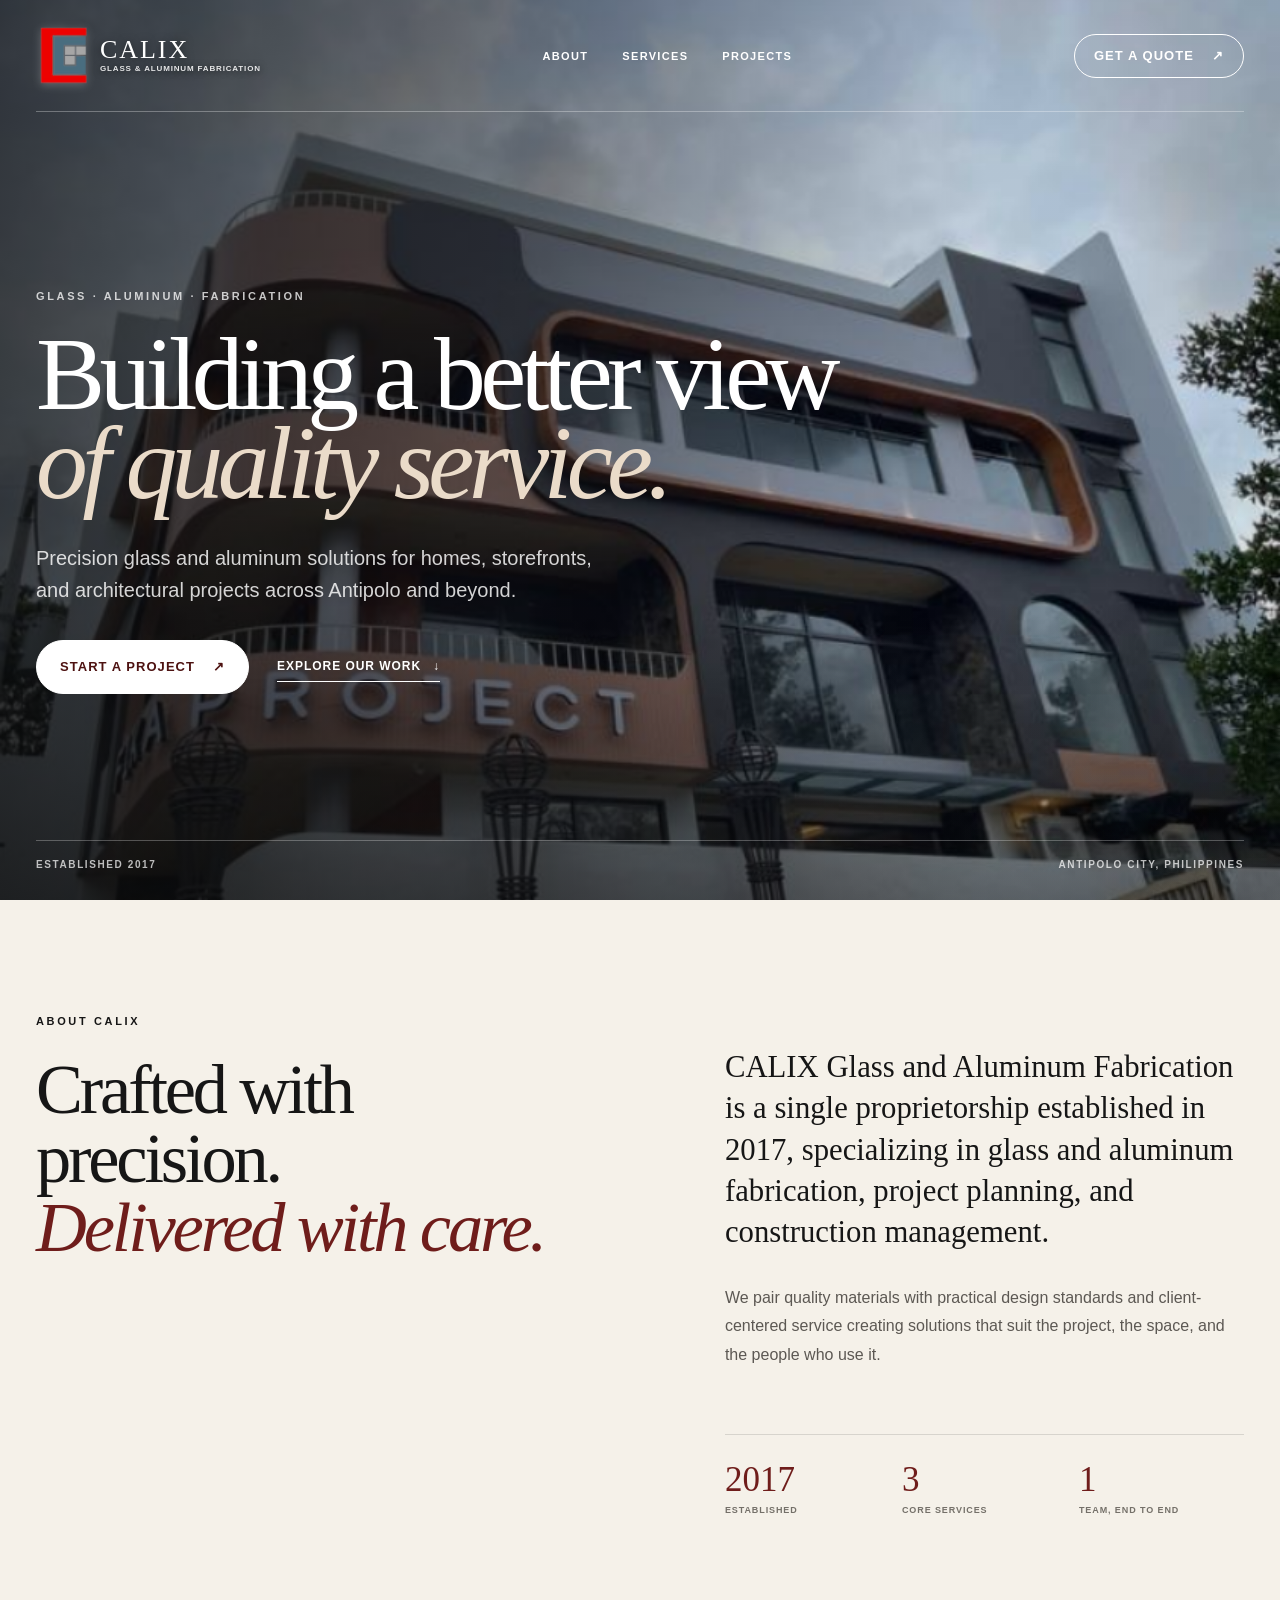
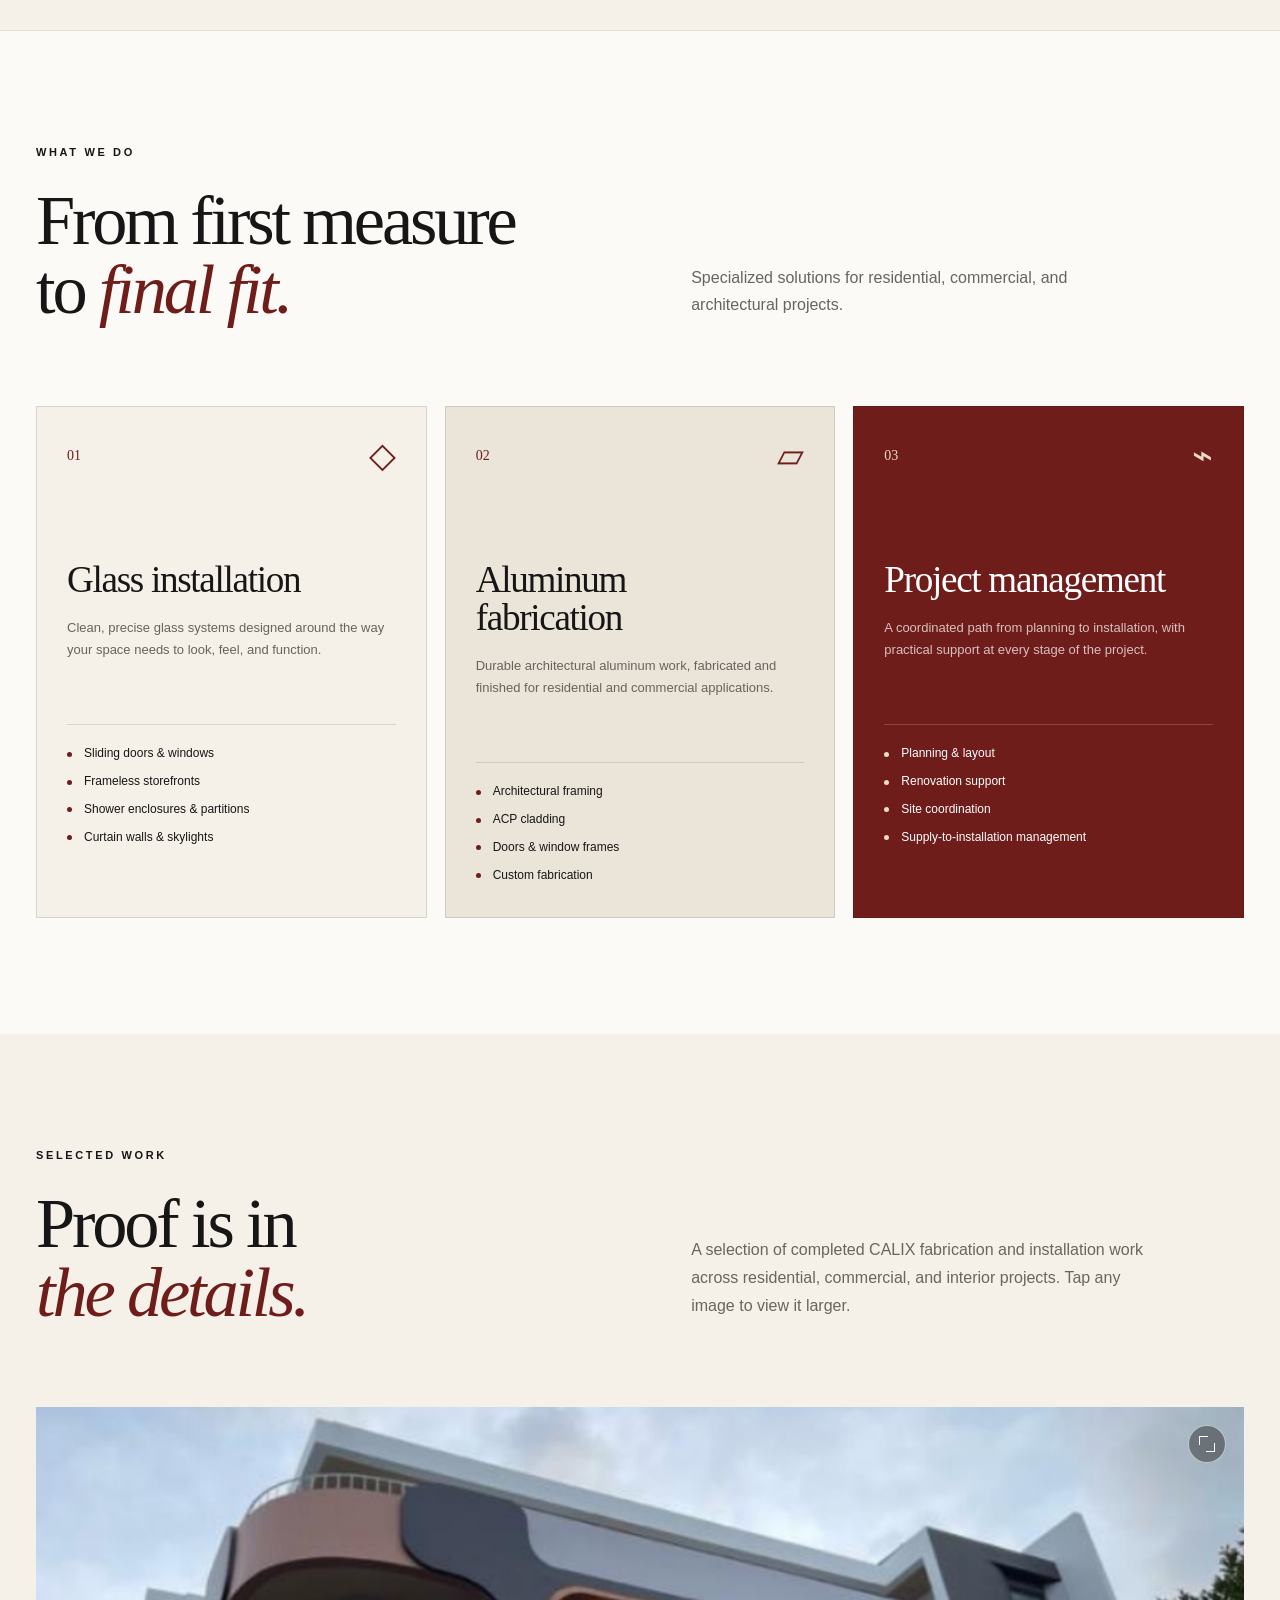
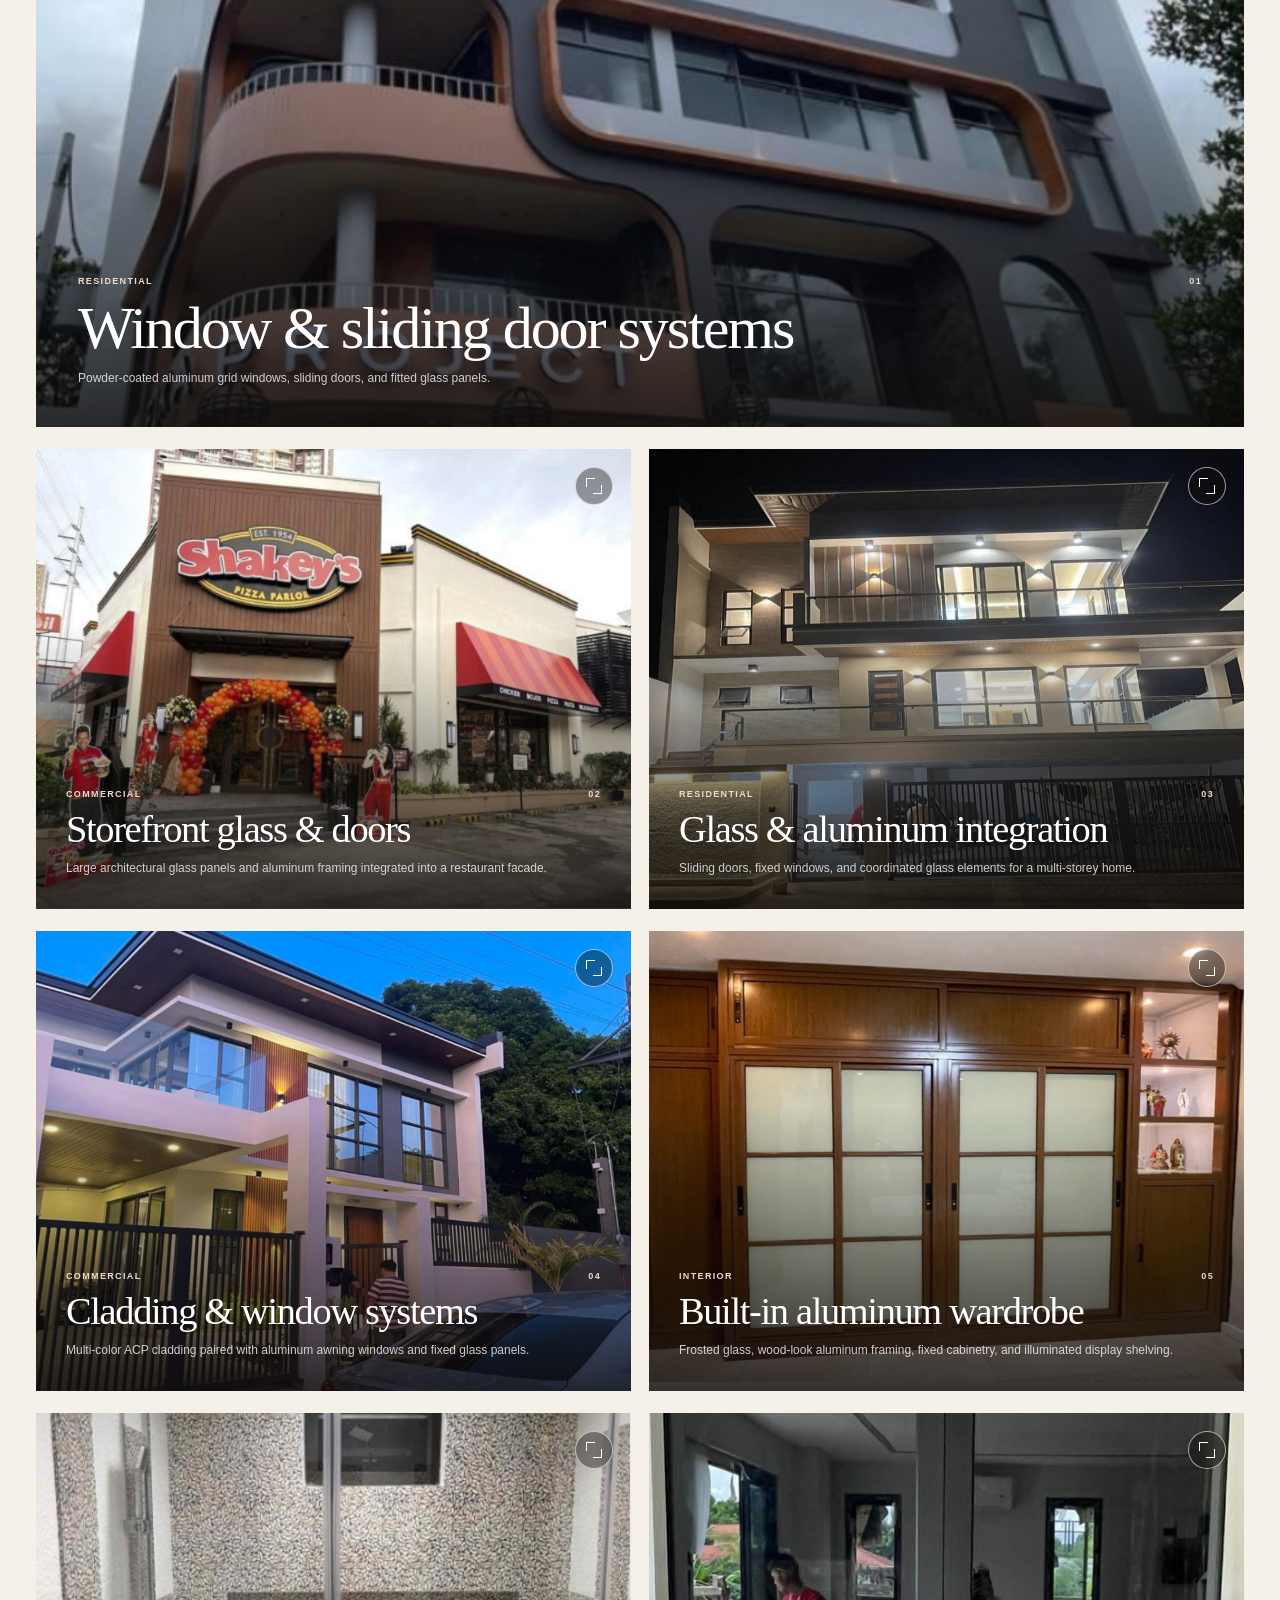
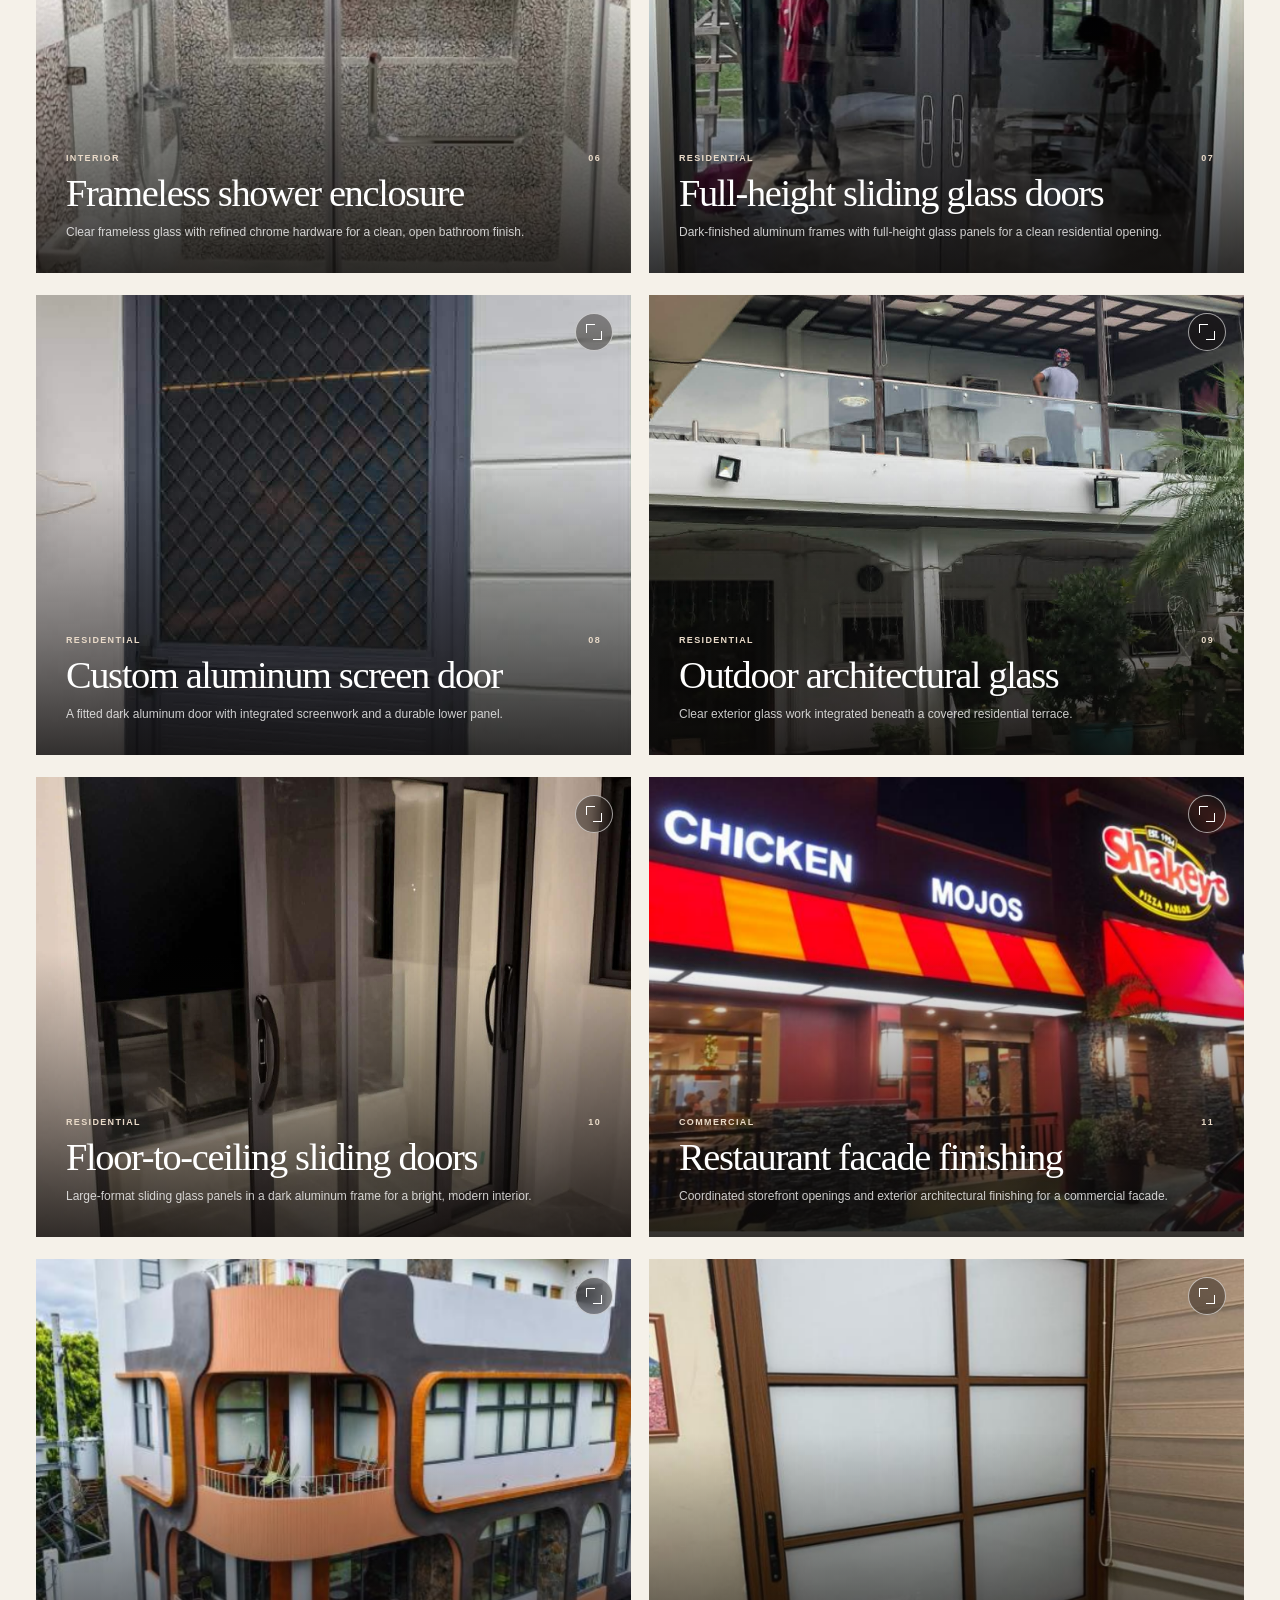
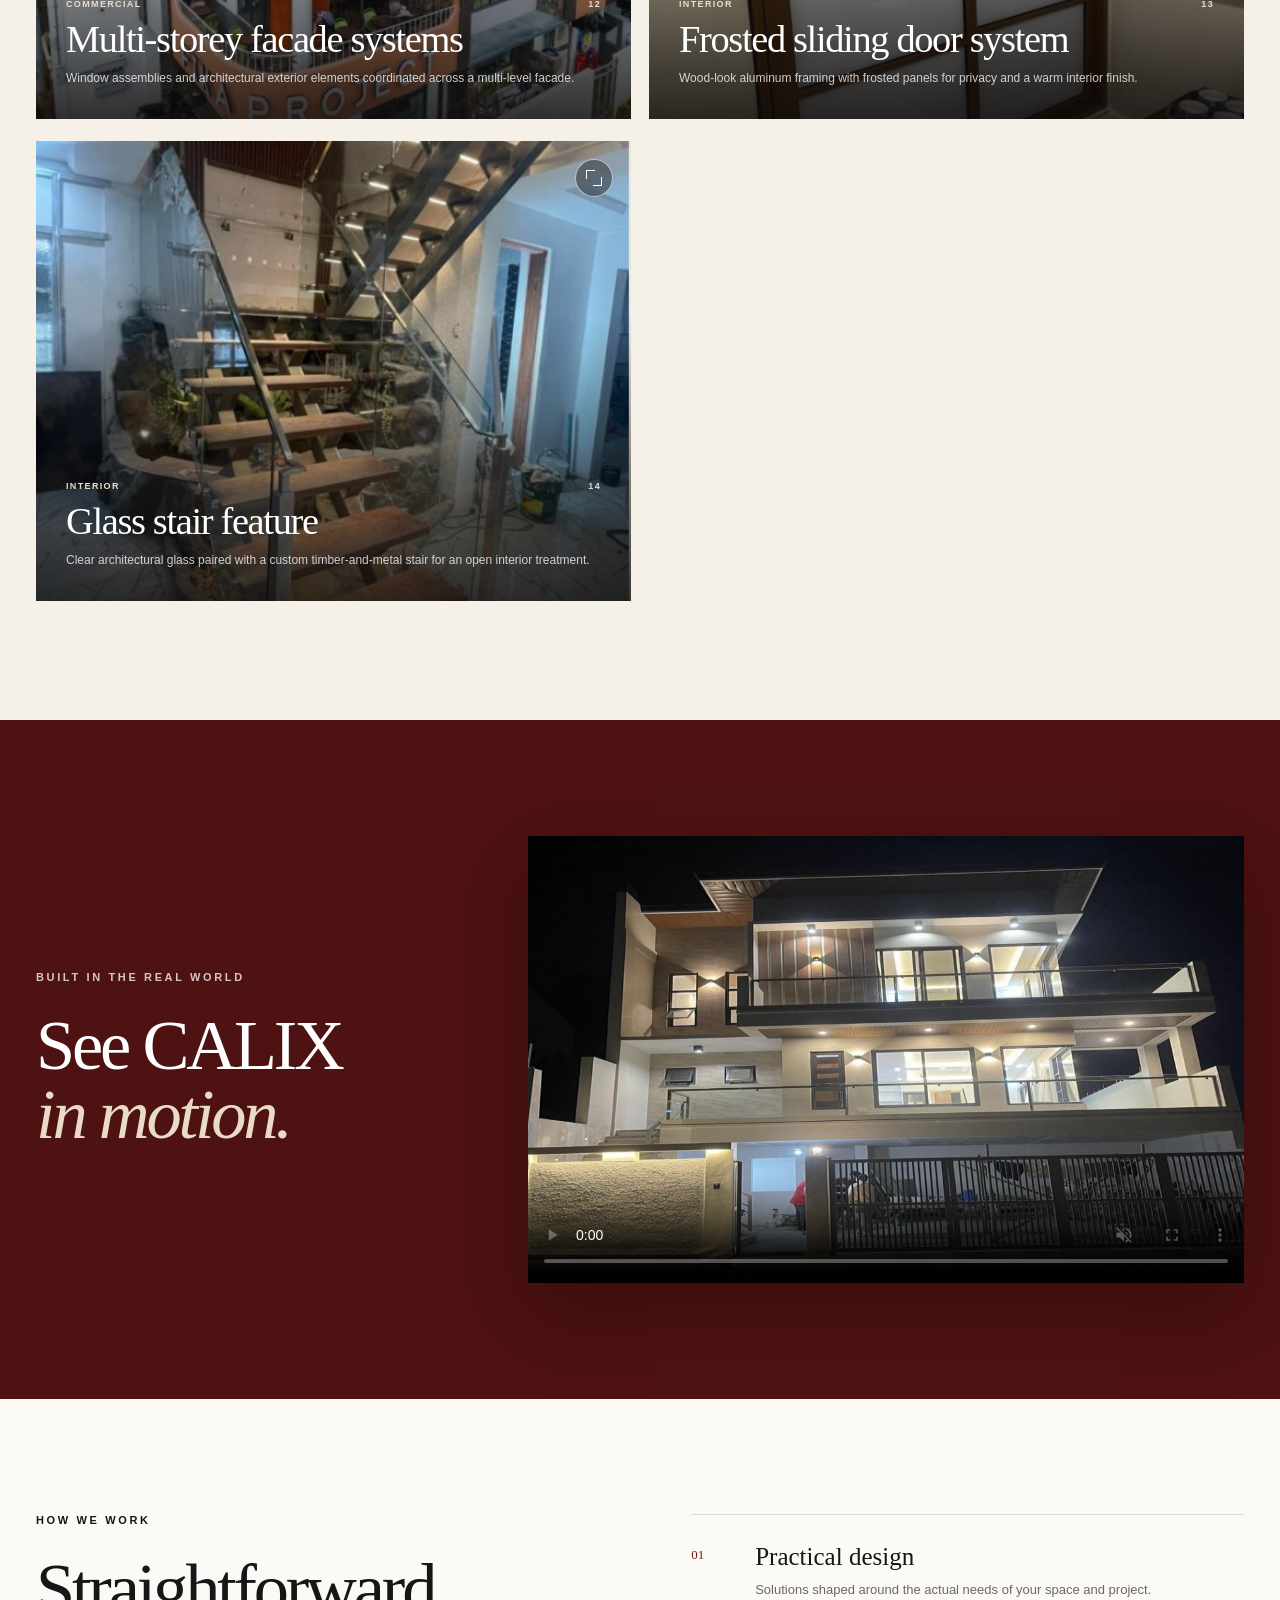
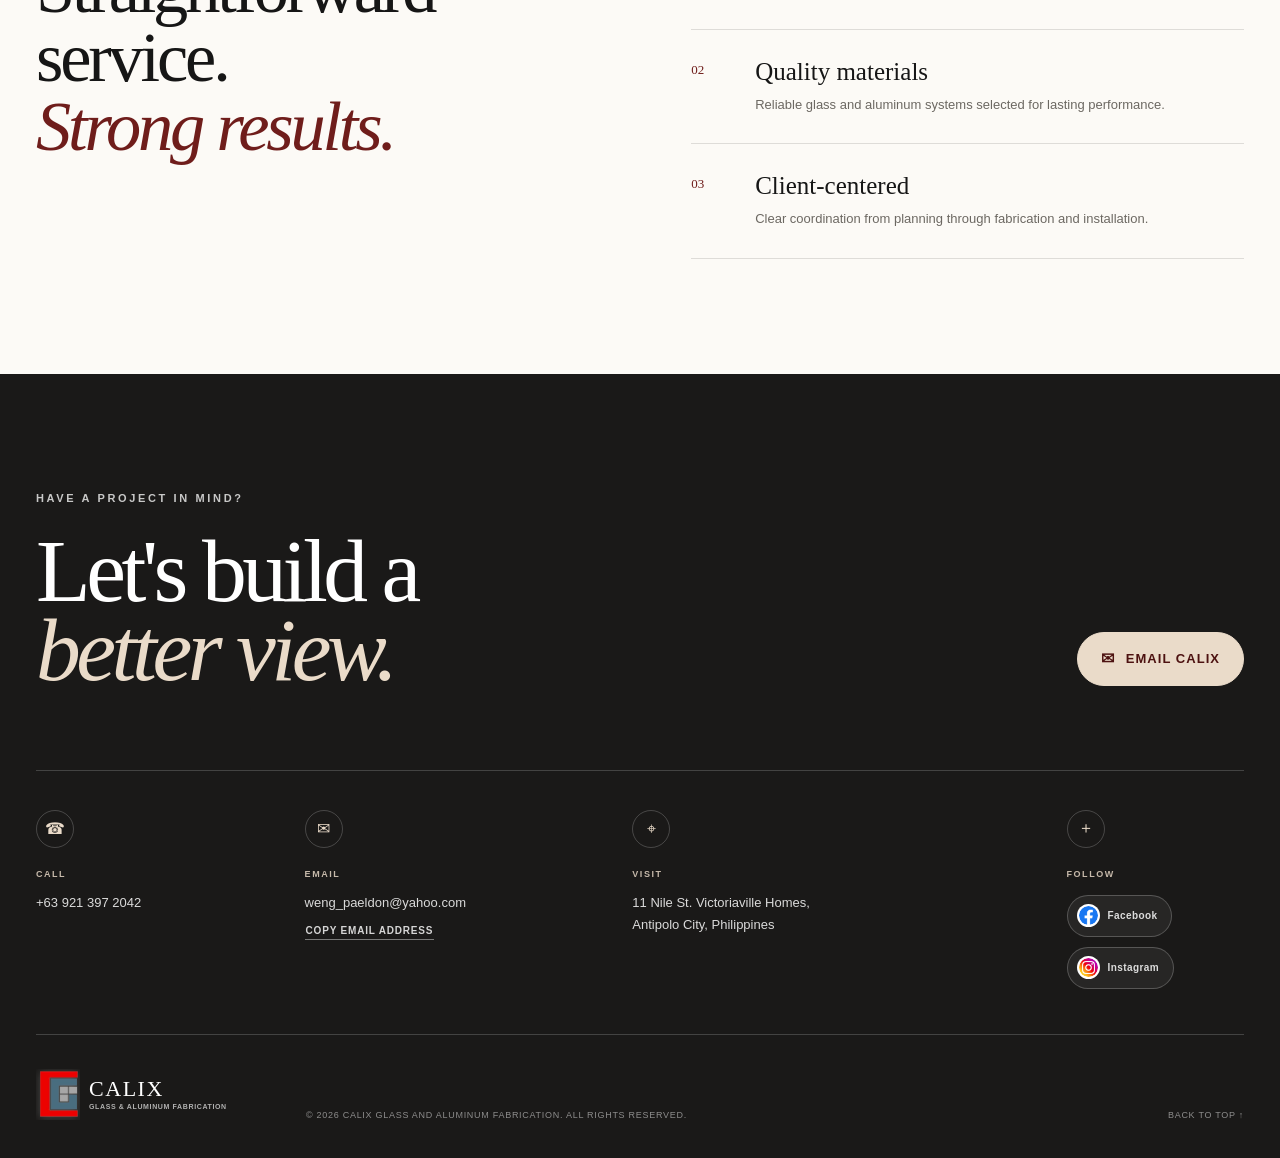
<file: assets/share-v5.html>
<!doctype html>
<html lang="en" prefix="og: https://ogp.me/ns#">
<head>
  <meta charset="utf-8">
  <meta name="viewport" content="width=device-width, initial-scale=1">
  <title>CALIX Glass &amp; Aluminum Fabrication</title>
  <meta name="description" content="Glass and aluminum fabrication and installation for residential, commercial, and architectural projects in Antipolo City, Philippines.">
  <meta property="og:title" content="CALIX Glass &amp; Aluminum Fabrication">
  <meta property="og:description" content="Building a better view of quality service. Glass and aluminum fabrication for residential, commercial, and architectural projects.">
  <meta property="og:type" content="website">
  <meta property="og:site_name" content="CALIX Glass &amp; Aluminum Fabrication">
  <meta property="og:locale" content="en_PH">
  <meta property="og:url" content="https://calix-glassandaluminum.github.io/CALIX/share-v5.html">
  <meta property="og:image" content="https://calix-glassandaluminum.github.io/CALIX/assets/calix-social-preview-v4.png">
  <meta property="og:image:url" content="https://calix-glassandaluminum.github.io/CALIX/assets/calix-social-preview-v4.png">
  <meta property="og:image:secure_url" content="https://calix-glassandaluminum.github.io/CALIX/assets/calix-social-preview-v4.png">
  <meta property="og:image:type" content="image/png">
  <meta property="og:image:width" content="1731">
  <meta property="og:image:height" content="909">
  <meta property="og:image:alt" content="CALIX Glass &amp; Aluminum Fabrication">
  <meta name="twitter:card" content="summary_large_image">
  <meta name="twitter:title" content="CALIX Glass &amp; Aluminum Fabrication">
  <meta name="twitter:description" content="Building a better view of quality service.">
  <meta name="twitter:image" content="https://calix-glassandaluminum.github.io/CALIX/assets/calix-social-preview-v4.png">
  <style>
    body { margin: 0; min-height: 100vh; display: grid; place-items: center; background: #eee4d7; color: #2a2622; font: 16px/1.5 Arial, sans-serif; }
    main { max-width: 34rem; padding: 2rem; text-align: center; }
    a { color: #8a1f1f; font-weight: 700; }
  </style>
</head>
<body>
  <main>
    <p>Opening CALIX Glass &amp; Aluminum Fabrication…</p>
    <noscript><p><a href="https://calix-glassandaluminum.github.io/CALIX/">Continue to the CALIX website</a></p></noscript>
  </main>
  <script>window.location.replace("https://calix-glassandaluminum.github.io/CALIX/");</script>
</body>
</html>
</file>
